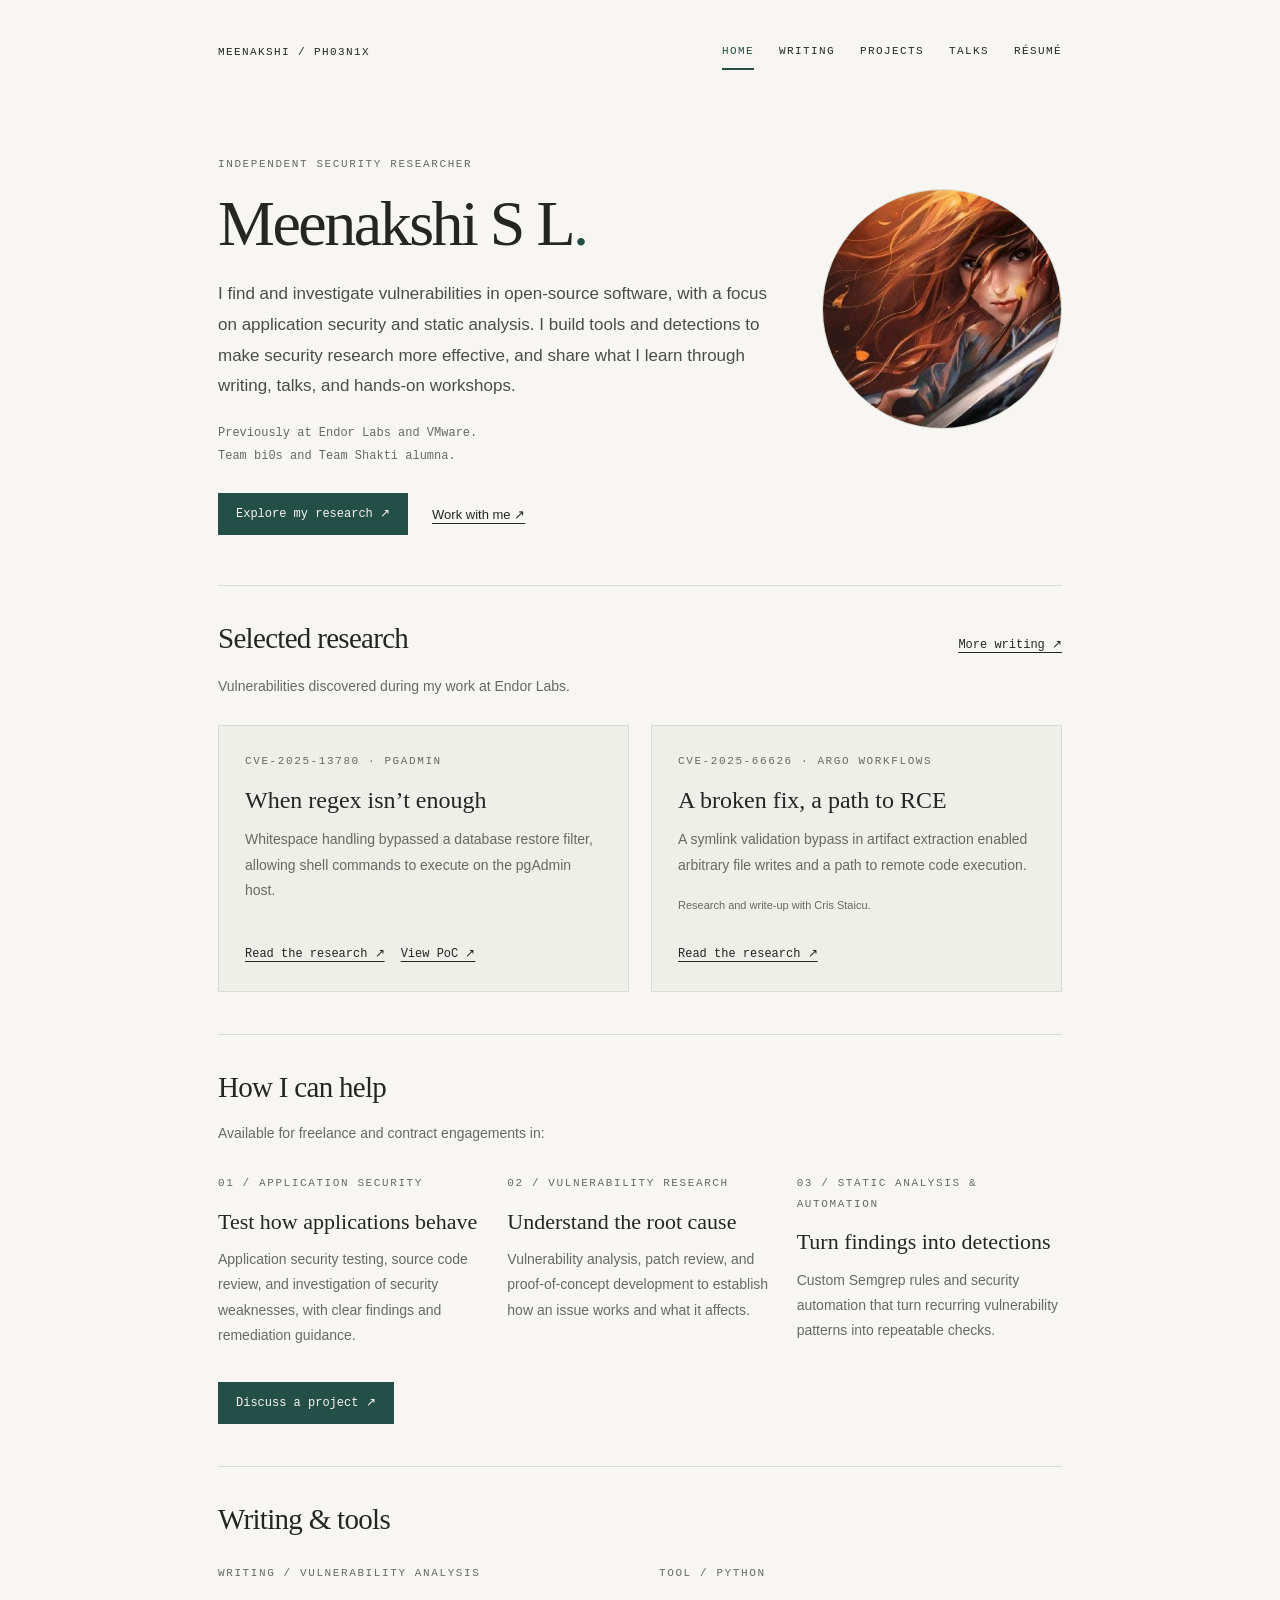
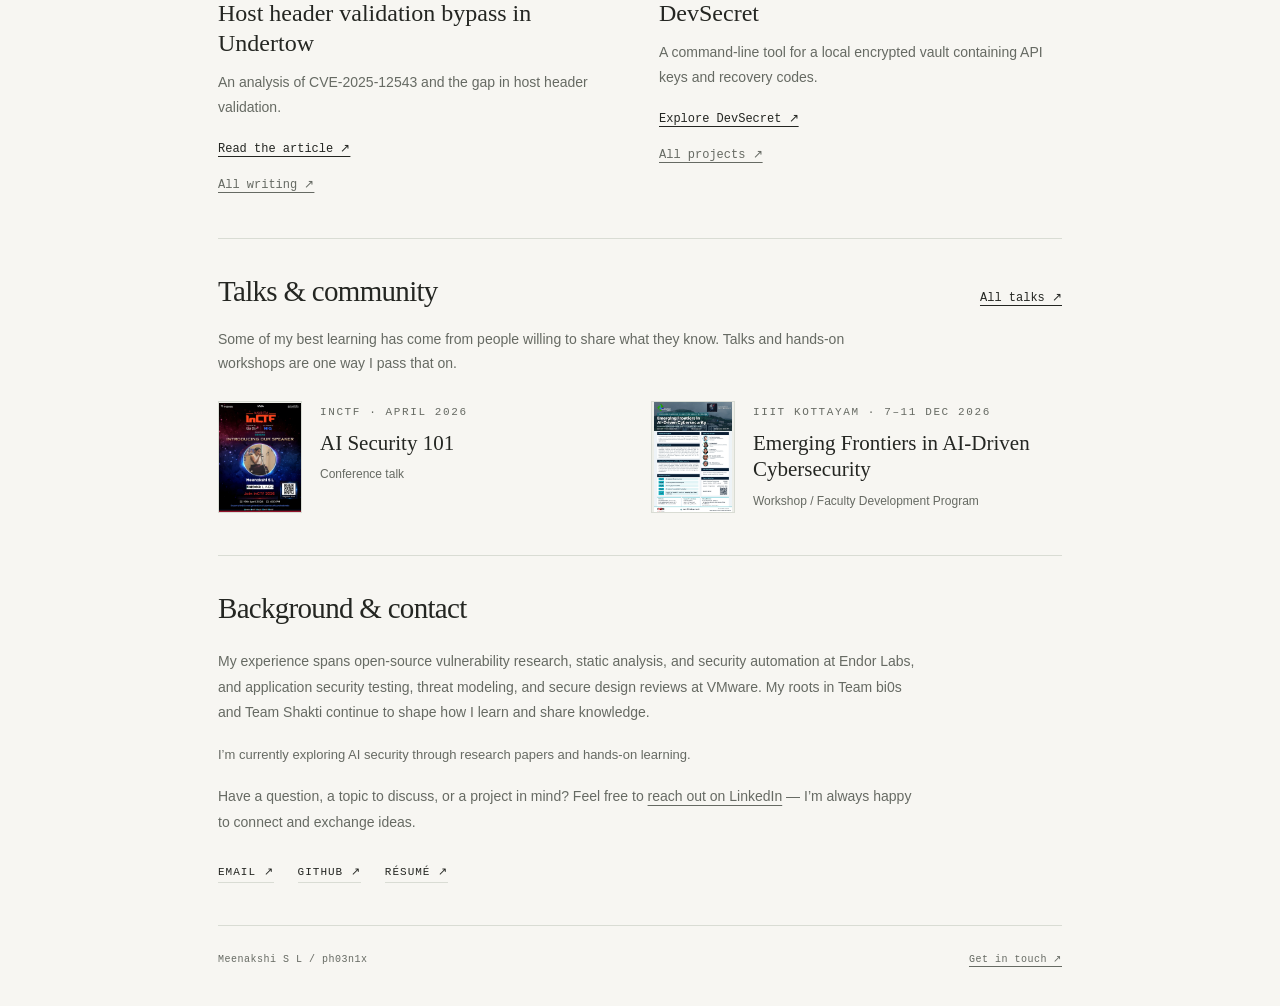
<file: index.html>
<!doctype html><html lang="en"><head><meta charset="utf-8"><meta name="viewport" content="width=device-width,initial-scale=1"><title>Meenakshi S L · Independent Security Researcher</title><meta name="description" content="Meenakshi S L, independent security researcher focused on open-source vulnerability research, application security, and static analysis."><meta name="theme-color" content="#f7f6f2"><meta property="og:title" content="Meenakshi S L · Independent Security Researcher"><meta property="og:type" content="website"><link rel="icon" href="assets/favicon.svg" type="image/svg+xml"><link rel="stylesheet" href="assets/style.css?v=47f783c4ca84"><script>
(function () {
  if (window.location.hostname !== 'meenakshisl.github.io') return;
  window.dataLayer = window.dataLayer || [];
  window.gtag = function () { window.dataLayer.push(arguments); };
  gtag('js', new Date());
  gtag('config', 'G-MGVBVXZXQN');
  var tag = document.createElement('script');
  tag.async = true;
  tag.src = 'https://www.googletagmanager.com/gtag/js?id=G-MGVBVXZXQN';
  document.head.appendChild(tag);
})();
</script></head><body><a class="skip" href="#main">Skip to content</a><div class="wrap"><header class="top"><a class="brand" href="index.html">Meenakshi / ph03n1x</a><nav aria-label="Main navigation"><a href="index.html" aria-current="page">Home</a><a href="writing.html">Writing</a><a href="projects.html">Projects</a><a href="talks.html">Talks</a><a href="resume.html">Résumé</a></nav></header><main id="main"><div class="hero home-hero"><div class="home-intro"><div class="eyebrow">Independent Security Researcher</div><h1>Meenakshi S L<span>.</span></h1><p class="intro">I find and investigate vulnerabilities in open-source software, with a focus on application security and static analysis. I build tools and detections to make security research more effective, and share what I learn through writing, talks, and hands-on workshops.</p><p class="home-background">Previously at Endor Labs and VMware.<br>Team bi0s and Team Shakti alumna.</p><div class="actions"><a class="button" href="#research">Explore my research ↗</a><a href="#work">Work with me ↗</a></div></div><img class="profile-image" src="assets/profile.jpeg" width="140" height="140" alt="ph03n1x illustrated avatar"></div>
<section id="research"><div class="home-section-head"><h2>Selected research</h2><a href="writing.html">More writing ↗</a></div><p class="section-note">Vulnerabilities discovered during my work at Endor Labs.</p><div class="research-grid"><article class="research-card"><span class="label">CVE-2025-13780 · pgAdmin</span><h3>When regex isn’t enough</h3><p>Whitespace handling bypassed a database restore filter, allowing shell commands to execute on the pgAdmin host.</p><div class="research-links"><a href="https://www.endorlabs.com/learn/when-regex-isnt-enough-how-we-discovered-cve-2025-13780-in-pgadmin">Read the research ↗</a><a href="https://github.com/meenakshisl/PoC-CVE-2025-13780">View PoC ↗</a></div></article><article class="research-card"><span class="label">CVE-2025-66626 · Argo Workflows</span><h3>A broken fix, a path to RCE</h3><p>A symlink validation bypass in artifact extraction enabled arbitrary file writes and a path to remote code execution.</p><p class="research-credit">Research and write-up with Cris Staicu.</p><div class="research-links"><a href="https://www.endorlabs.com/learn/when-a-broken-fix-leads-to-rce-how-we-found-cve-2025-66626-in-argo">Read the research ↗</a></div></article></div></section>
<section id="work"><h2>How I can help</h2><p class="section-note home-section-intro">Available for freelance and contract engagements in:</p><div class="service-grid"><div><span class="label">01 / Application security</span><h3>Test how applications behave</h3><p>Application security testing, source code review, and investigation of security weaknesses, with clear findings and remediation guidance.</p></div><div><span class="label">02 / Vulnerability research</span><h3>Understand the root cause</h3><p>Vulnerability analysis, patch review, and proof-of-concept development to establish how an issue works and what it affects.</p></div><div><span class="label">03 / Static analysis &amp; automation</span><h3>Turn findings into detections</h3><p>Custom Semgrep rules and security automation that turn recurring vulnerability patterns into repeatable checks.</p></div></div><a class="button" href="mailto:meenakshi.sl@protonmail.com">Discuss a project ↗</a></section>
<section><h2>Writing &amp; tools</h2><div class="home-feature-grid"><article><span class="label">Writing / Vulnerability analysis</span><h3>Host header validation bypass in Undertow</h3><p>An analysis of CVE-2025-12543 and the gap in host header validation.</p><a href="https://www.endorlabs.com/learn/cve-2025-12543-host-header-validation-bypass-in-undertow">Read the article ↗</a><a class="home-more" href="writing.html">All writing ↗</a></article><article><span class="label">Tool / Python</span><h3>DevSecret</h3><p>A command-line tool for a local encrypted vault containing API keys and recovery codes.</p><a href="https://github.com/meenakshisl/devsecret">Explore DevSecret ↗</a><a class="home-more" href="projects.html">All projects ↗</a></article></div></section>
<section><div class="home-section-head"><h2>Talks &amp; community</h2><a href="talks.html">All talks ↗</a></div><p class="section-note">Some of my best learning has come from people willing to share what they know. Talks and hands-on workshops are one way I pass that on.</p><div class="home-talk-grid"><a class="home-talk" href="talks.html"><img src="assets/talks/inctf-2026.jpg" width="100" height="120" alt="InCTF 2026 speaker poster" loading="lazy"><div><span class="label">InCTF · April 2026</span><h3>AI Security 101</h3><p>Conference talk</p></div></a><a class="home-talk" href="talks.html"><img src="assets/talks/iiit-kottayam-december-2026.jpeg" width="100" height="120" alt="IIIT Kottayam workshop poster" loading="lazy"><div><span class="label">IIIT Kottayam · 7–11 Dec 2026</span><h3>Emerging Frontiers in AI-Driven Cybersecurity</h3><p>Workshop / Faculty Development Program</p></div></a></div></section>
<section class="home-about"><h2>Background &amp; contact</h2><div class="section-body"><p>My experience spans open-source vulnerability research, static analysis, and security automation at Endor Labs, and application security testing, threat modeling, and secure design reviews at VMware. My roots in Team bi0s and Team Shakti continue to shape how I learn and share knowledge.</p><p class="section-note">I’m currently exploring AI security through research papers and hands-on learning.</p><p>Have a question, a topic to discuss, or a project in mind? Feel free to <a href="https://www.linkedin.com/in/meenakshisl/">reach out on LinkedIn</a> — I’m always happy to connect and exchange ideas.</p><div class="social"><a href="mailto:meenakshi.sl@protonmail.com">Email ↗</a><a href="https://github.com/meenakshisl">GitHub ↗</a><a href="resume.html">Résumé ↗</a></div></div></section></main><footer><span>Meenakshi S L / ph03n1x</span><a href="https://www.linkedin.com/in/meenakshisl/">Get in touch ↗</a></footer></div></body></html>
</file>
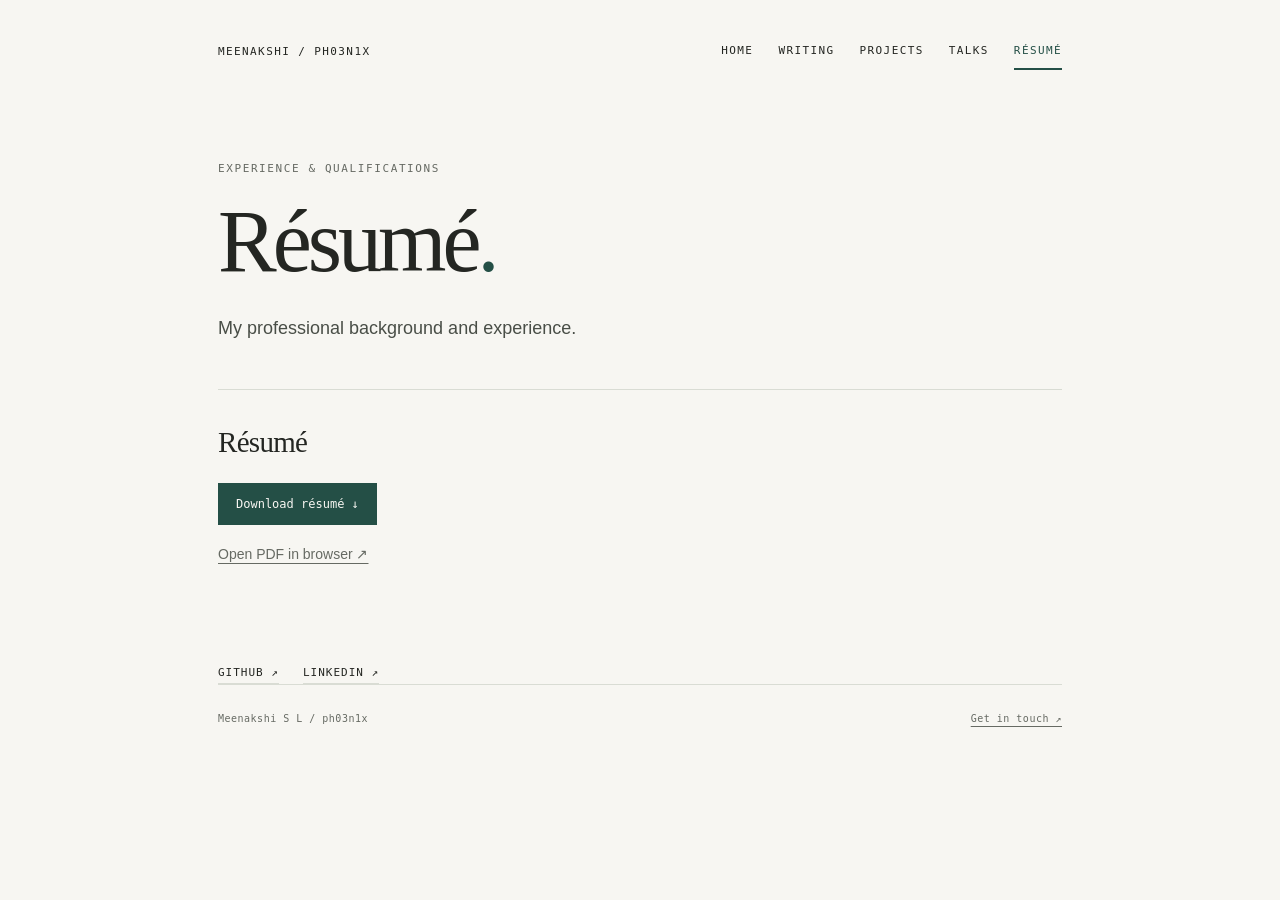
<file: resume.html>
<!doctype html><html lang="en"><head><meta charset="utf-8"><meta name="viewport" content="width=device-width,initial-scale=1"><title>Meenakshi S L · Résumé</title><meta name="description" content="Meenakshi S L’s security portfolio, published writing, projects, and professional experience."><meta name="theme-color" content="#f7f6f2"><meta property="og:title" content="Meenakshi S L · Résumé"><meta property="og:type" content="website"><link rel="icon" href="assets/favicon.svg" type="image/svg+xml"><link rel="stylesheet" href="assets/style.css?v=47f783c4ca84"><script>
(function () {
  if (window.location.hostname !== 'meenakshisl.github.io') return;
  window.dataLayer = window.dataLayer || [];
  window.gtag = function () { window.dataLayer.push(arguments); };
  gtag('js', new Date());
  gtag('config', 'G-MGVBVXZXQN');
  var tag = document.createElement('script');
  tag.async = true;
  tag.src = 'https://www.googletagmanager.com/gtag/js?id=G-MGVBVXZXQN';
  document.head.appendChild(tag);
})();
</script></head><body><a class="skip" href="#main">Skip to content</a><div class="wrap"><header class="top"><a class="brand" href="index.html">Meenakshi / ph03n1x</a><nav aria-label="Main navigation"><a href="index.html">Home</a><a href="writing.html">Writing</a><a href="projects.html">Projects</a><a href="talks.html">Talks</a><a href="resume.html" aria-current="page">Résumé</a></nav></header><main id="main"><div class="hero page-hero"><div class="eyebrow">Experience &amp; qualifications</div><h1>Résumé<span>.</span></h1><p class="intro">My professional background and experience.</p></div><section><h2>Résumé</h2><div class="section-body"><a class="button" href="assets/resume.pdf" download="Meenakshi-S-L-Resume.pdf">Download résumé ↓</a><p class="section-note"><a href="assets/resume.pdf" target="_blank" rel="noopener">Open PDF in browser ↗</a></p></div></section><div class="social"><a href="https://github.com/meenakshisl">GitHub ↗</a><a href="https://www.linkedin.com/in/meenakshisl/">LinkedIn ↗</a></div></main><footer><span>Meenakshi S L / ph03n1x</span><a href="https://www.linkedin.com/in/meenakshisl/">Get in touch ↗</a></footer></div></body></html>
</file>
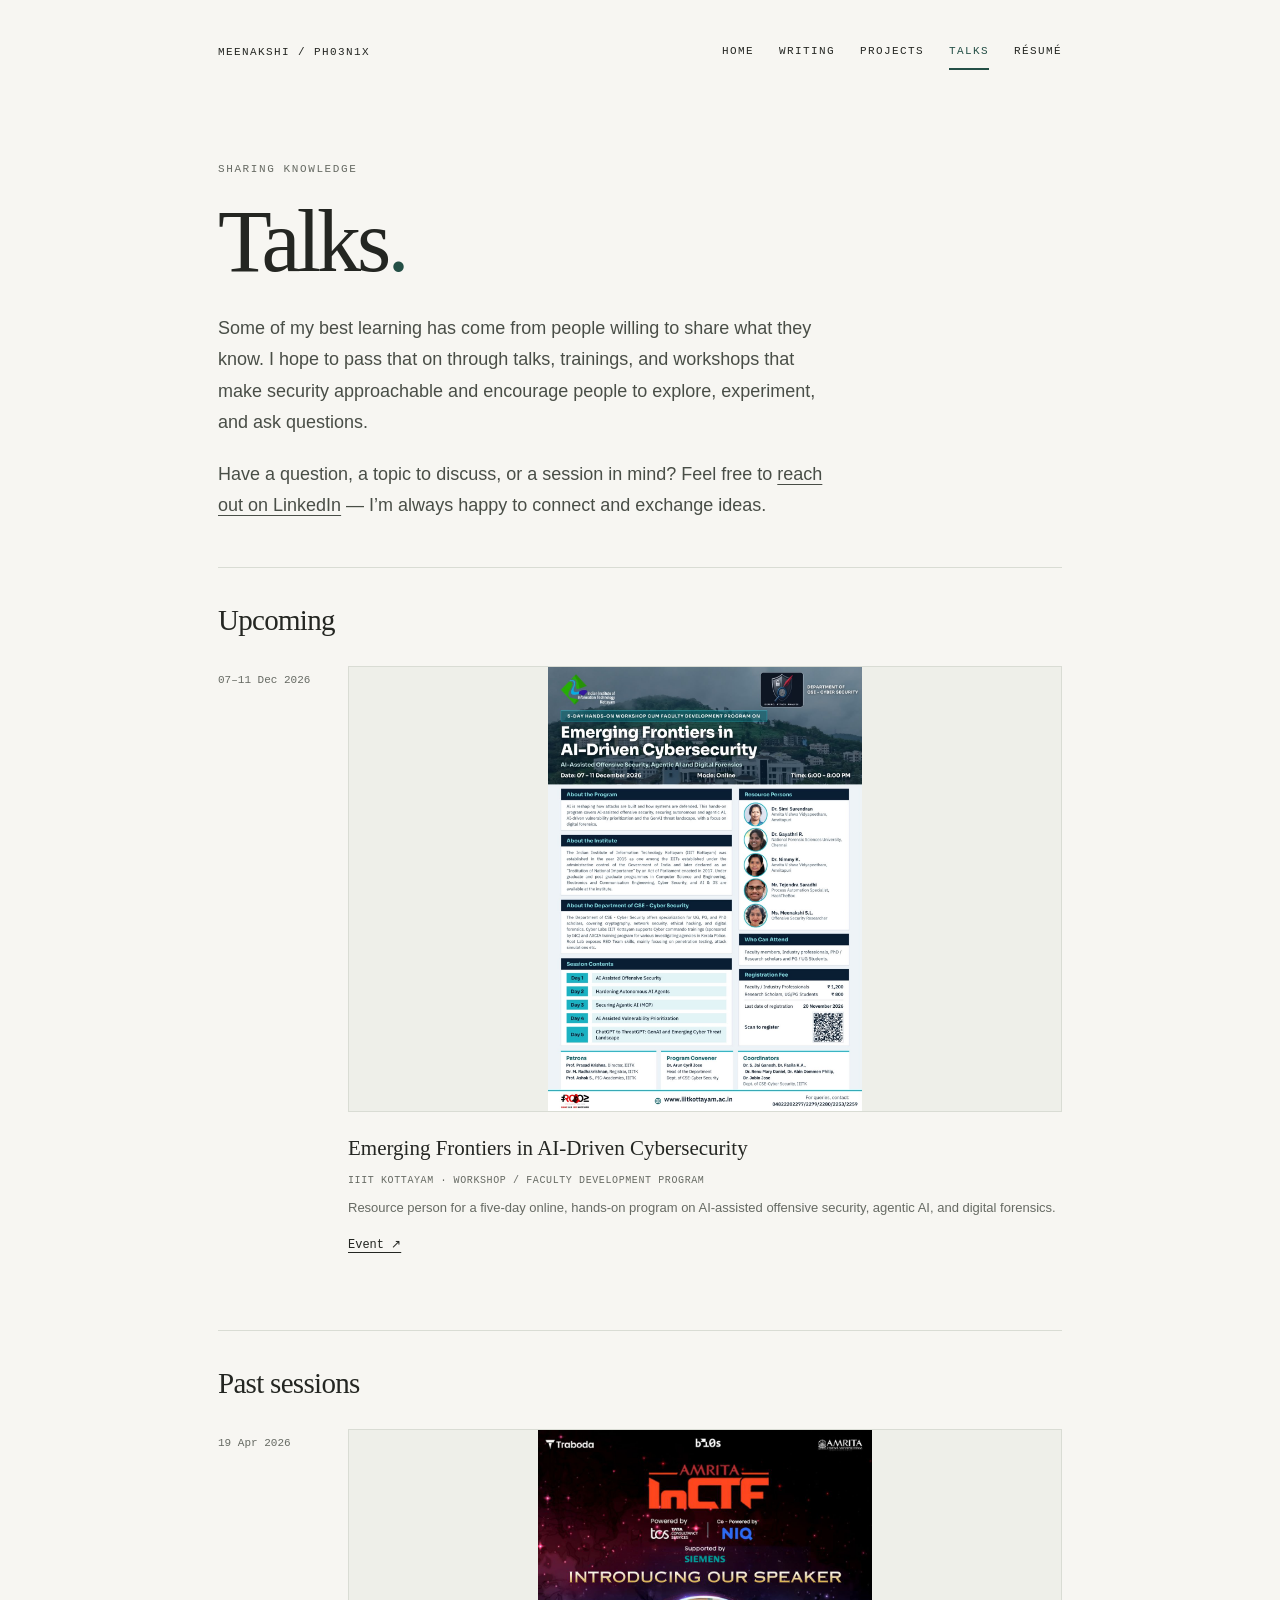
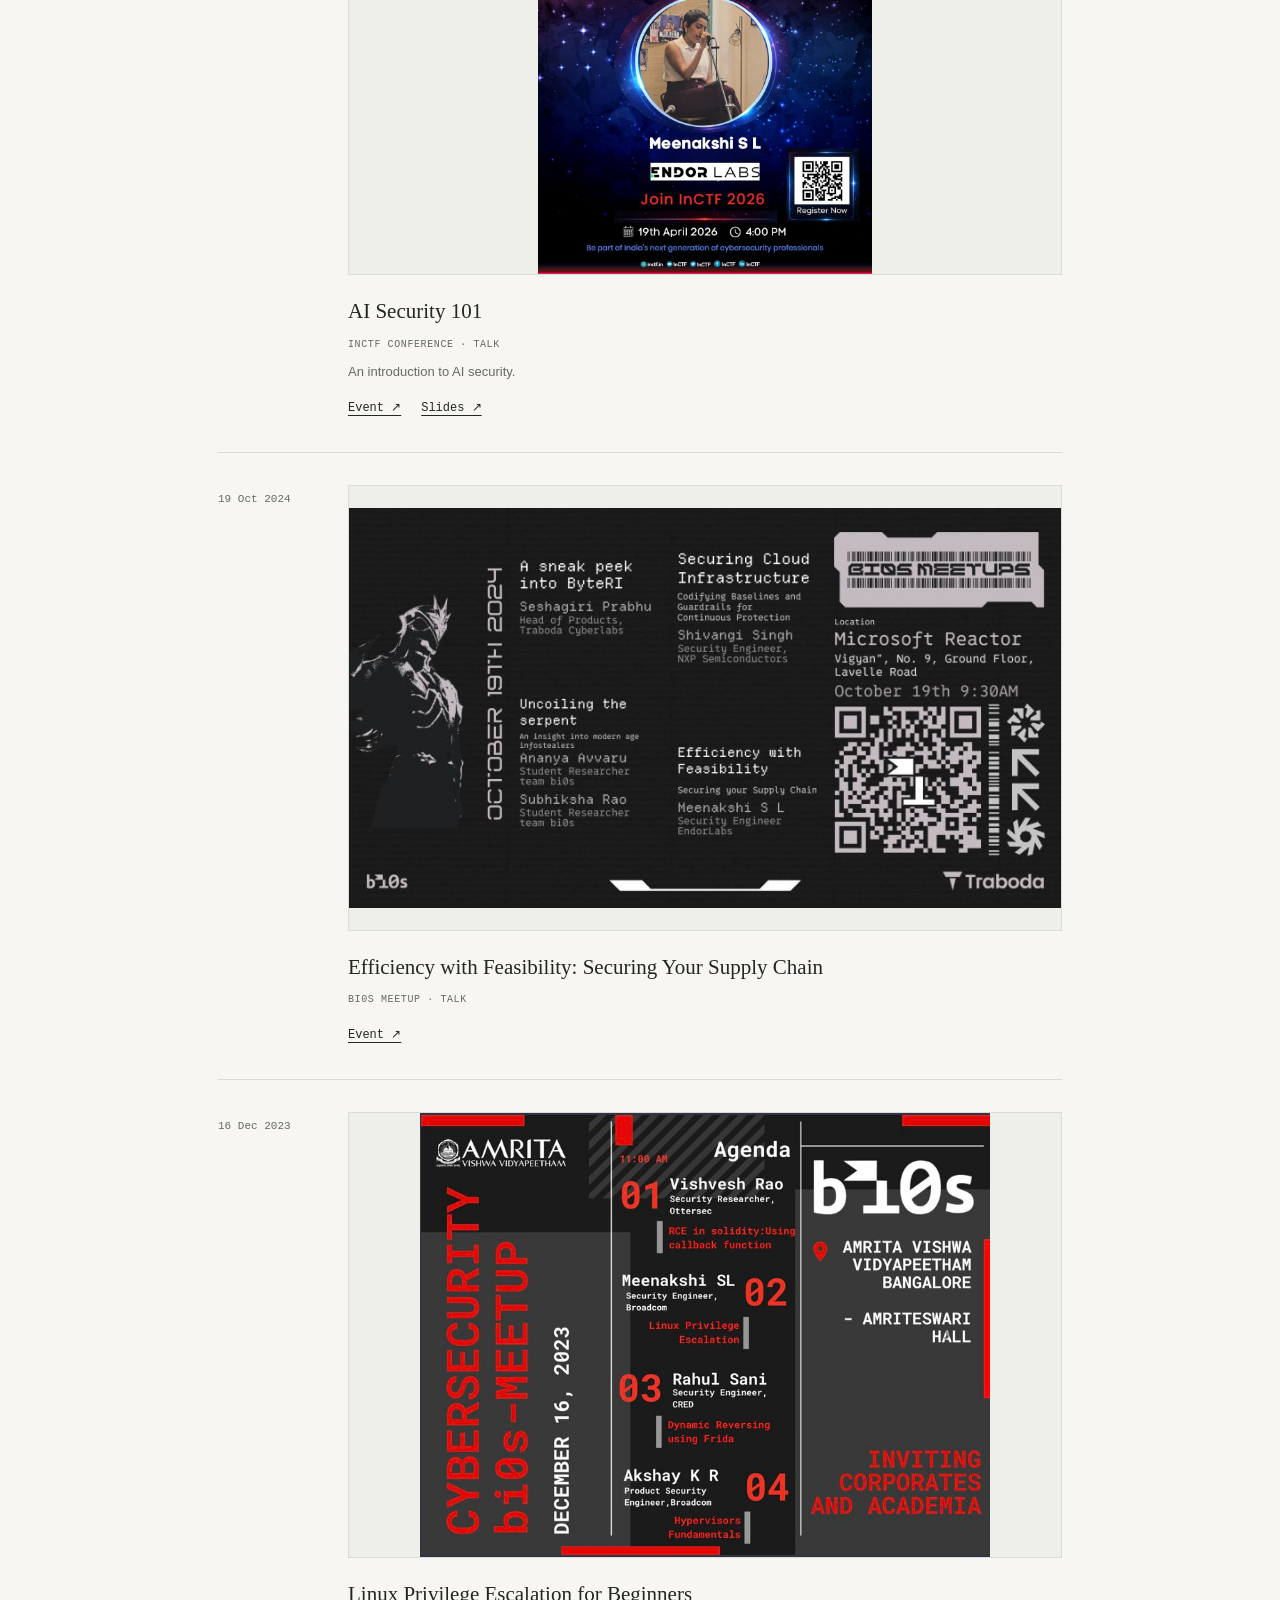
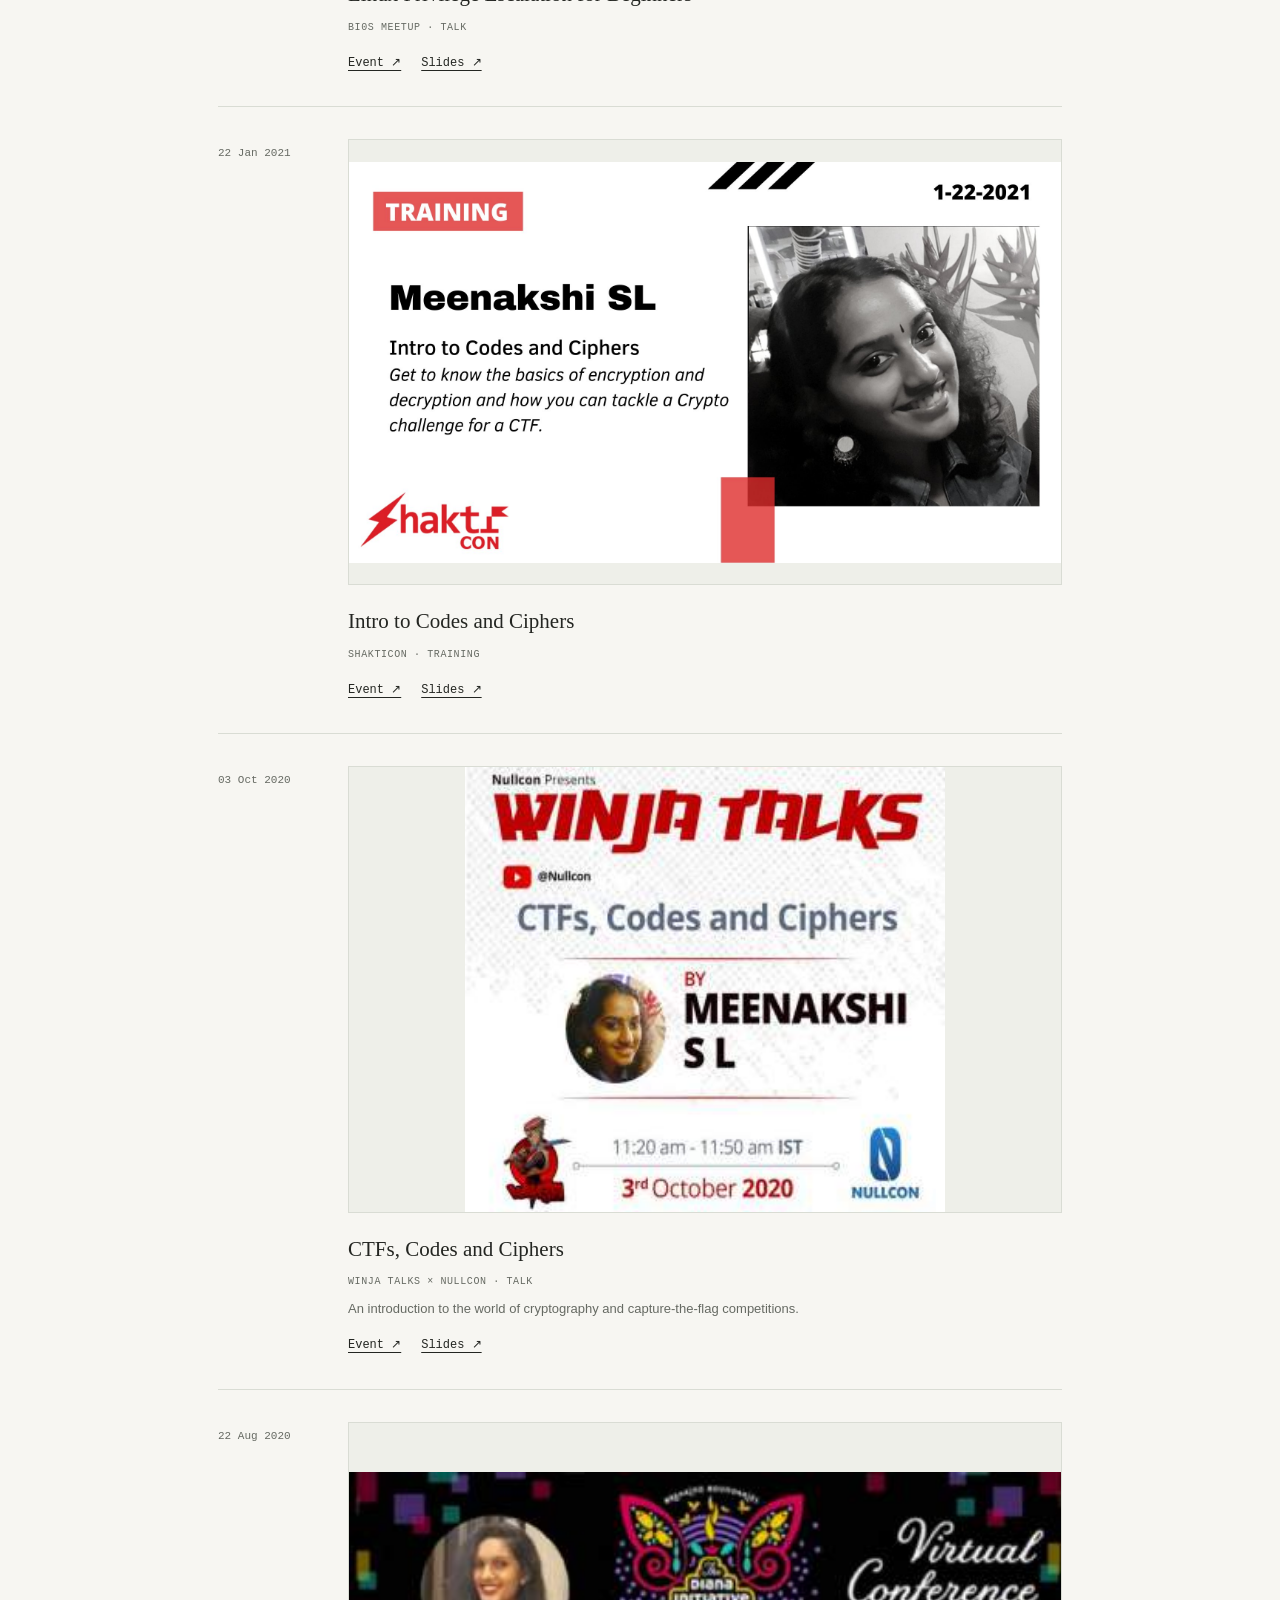
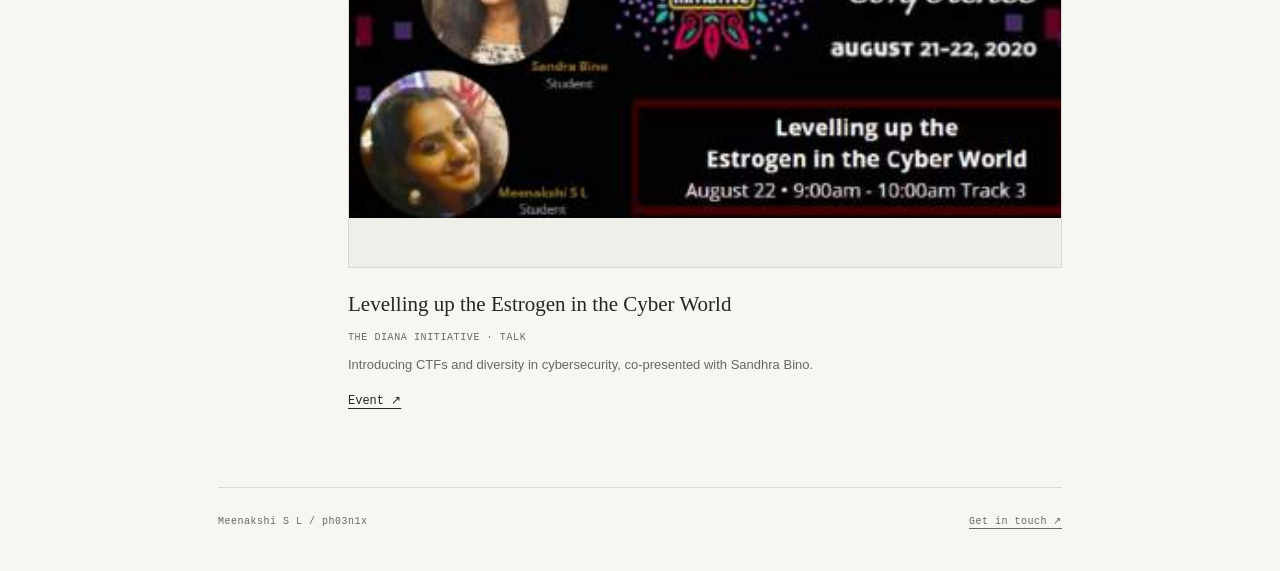
<file: talks.html>
<!doctype html><html lang="en"><head><meta charset="utf-8"><meta name="viewport" content="width=device-width,initial-scale=1"><title>Meenakshi S L · Talks</title><meta name="description" content="Meenakshi S L’s security portfolio, published writing, projects, and professional experience."><meta name="theme-color" content="#f7f6f2"><meta property="og:title" content="Meenakshi S L · Talks"><meta property="og:type" content="website"><link rel="icon" href="assets/favicon.svg" type="image/svg+xml"><link rel="stylesheet" href="assets/style.css?v=47f783c4ca84"><script>
(function () {
  if (window.location.hostname !== 'meenakshisl.github.io') return;
  window.dataLayer = window.dataLayer || [];
  window.gtag = function () { window.dataLayer.push(arguments); };
  gtag('js', new Date());
  gtag('config', 'G-MGVBVXZXQN');
  var tag = document.createElement('script');
  tag.async = true;
  tag.src = 'https://www.googletagmanager.com/gtag/js?id=G-MGVBVXZXQN';
  document.head.appendChild(tag);
})();
</script></head><body><a class="skip" href="#main">Skip to content</a><div class="wrap"><header class="top"><a class="brand" href="index.html">Meenakshi / ph03n1x</a><nav aria-label="Main navigation"><a href="index.html">Home</a><a href="writing.html">Writing</a><a href="projects.html">Projects</a><a href="talks.html" aria-current="page">Talks</a><a href="resume.html">Résumé</a></nav></header><main id="main"><div class="hero page-hero"><div class="eyebrow">Sharing knowledge</div><h1>Talks<span>.</span></h1><p class="intro">Some of my best learning has come from people willing to share what they know. I hope to pass that on through talks, trainings, and workshops that make security approachable and encourage people to explore, experiment, and ask questions.</p><p class="intro talk-contact">Have a question, a topic to discuss, or a session in mind? Feel free to <a href="https://www.linkedin.com/in/meenakshisl/">reach out on LinkedIn</a> — I’m always happy to connect and exchange ideas.</p></div><section><h2>Upcoming</h2><div class="section-body"><ul class="posts"><li class="post talk-post"><time class="date" datetime="2026-12-07">07–11 Dec 2026</time><div class="talk-content"><a class="talk-image" href="assets/talks/iiit-kottayam-december-2026.jpeg" aria-label="View image for Emerging Frontiers in AI-Driven Cybersecurity"><img src="assets/talks/iiit-kottayam-december-2026.jpeg" alt="IIIT Kottayam poster for Emerging Frontiers in AI-Driven Cybersecurity" loading="lazy" width="640" height="360"></a><h3>Emerging Frontiers in AI-Driven Cybersecurity</h3><div class="meta">IIIT Kottayam · Workshop / Faculty Development Program</div><p>Resource person for a five-day online, hands-on program on AI-assisted offensive security, agentic AI, and digital forensics.</p><div class="talk-links"><a href="assets/talks/iiit-kottayam-december-2026.jpeg" aria-label="Event for Emerging Frontiers in AI-Driven Cybersecurity">Event ↗</a></div></div></li></ul></div></section><section><h2>Past sessions</h2><div class="section-body"><ul class="posts"><li class="post talk-post"><time class="date" datetime="2026-04-19">19 Apr 2026</time><div class="talk-content"><a class="talk-image" href="assets/talks/inctf-2026.jpg" aria-label="View image for AI Security 101"><img src="assets/talks/inctf-2026.jpg" alt="InCTF 2026 speaker poster featuring Meenakshi S L, 19 April 2026 at 4 PM" loading="lazy" width="640" height="360"></a><h3>AI Security 101</h3><div class="meta">InCTF Conference · Talk</div><p>An introduction to AI security.</p><div class="talk-links"><a href="https://www.linkedin.com/posts/inctf2026-ai-aisecurity-share-7451243605513625600-2Y_d/" aria-label="Event for AI Security 101">Event ↗</a><a href="https://lnkd.in/p/dWPhxkJM" aria-label="Slides for AI Security 101">Slides ↗</a></div></div></li><li class="post talk-post"><time class="date" datetime="2024-10-19">19 Oct 2024</time><div class="talk-content"><a class="talk-image" href="assets/talks/bi0s-2024.jpg" aria-label="View image for Efficiency with Feasibility: Securing Your Supply Chain"><img src="assets/talks/bi0s-2024.jpg" alt="bi0s meetup poster for Efficiency with Feasibility: Securing Your Supply Chain" loading="lazy" width="640" height="360"></a><h3>Efficiency with Feasibility: Securing Your Supply Chain</h3><div class="meta">bi0s meetup · Talk</div><div class="talk-links"><a href="https://www.linkedin.com/posts/bi0s-meetup_cybersecurity-bi0smeetup-microsoft-activity-7251559085949530115-wzgj" aria-label="Event for Efficiency with Feasibility: Securing Your Supply Chain">Event ↗</a></div></div></li><li class="post talk-post"><time class="date" datetime="2023-12-16">16 Dec 2023</time><div class="talk-content"><a class="talk-image" href="assets/talks/bi0s-2023.jpg" aria-label="View image for Linux Privilege Escalation for Beginners"><img src="assets/talks/bi0s-2023.jpg" alt="bi0s meetup poster for Linux Privilege Escalation for Beginners" loading="lazy" width="640" height="360"></a><h3>Linux Privilege Escalation for Beginners</h3><div class="meta">bi0s meetup · Talk</div><div class="talk-links"><a href="https://www.linkedin.com/posts/meenakshisl_linuxsecurity-techtalk-linuxtalk-activity-7140596960310231042-pbl0" aria-label="Event for Linux Privilege Escalation for Beginners">Event ↗</a><a href="https://docs.google.com/presentation/d/11C39TCVtA84FbYzI0Hqc7Tzmdv_zldhN7Wk7I3gn7kM/edit?slide=id.p#slide=id.p" aria-label="Slides for Linux Privilege Escalation for Beginners">Slides ↗</a></div></div></li><li class="post talk-post"><time class="date" datetime="2021-01-22">22 Jan 2021</time><div class="talk-content"><a class="talk-image" href="assets/talks/shakticon-2021.jpg" aria-label="View image for Intro to Codes and Ciphers"><img src="assets/talks/shakticon-2021.jpg" alt="Shakticon poster for Intro Codes and Ciphers" loading="lazy" width="640" height="360"></a><h3>Intro to Codes and Ciphers</h3><div class="meta">Shakticon · Training</div><div class="talk-links"><a href="https://x.com/teamshakti06/status/1348282800613453824" aria-label="Event for Intro to Codes and Ciphers">Event ↗</a><a href="https://docs.google.com/presentation/d/12nvBMCQdyu-wxzNM8_NLCO8lxZveAoj7c47EYtV38pY/edit?usp=sharing" aria-label="Slides for Intro to Codes and Ciphers">Slides ↗</a></div></div></li><li class="post talk-post"><time class="date" datetime="2020-10-03">03 Oct 2020</time><div class="talk-content"><a class="talk-image" href="assets/talks/winja-2020.png" aria-label="View image for CTFs, Codes and Ciphers"><img src="assets/talks/winja-2020.png" alt="Winja Talks × nullcon poster for CTFs, Codes and Ciphers" loading="lazy" width="640" height="360"></a><h3>CTFs, Codes and Ciphers</h3><div class="meta">Winja Talks × nullcon · Talk</div><p>An introduction to the world of cryptography and capture-the-flag competitions.</p><div class="talk-links"><a href="https://webfiles.amrita.edu/2022/11/Wiu25LFI-newsletter-school-of-engineering-amritapuri-2020.pdf" aria-label="Event for CTFs, Codes and Ciphers">Event ↗</a><a href="https://docs.google.com/presentation/d/1UDxIV3OEg-pCKSu-Xz5XDzlIU_OIyMro83SN4VziOZI/edit?usp=sharing" aria-label="Slides for CTFs, Codes and Ciphers">Slides ↗</a></div></div></li><li class="post talk-post"><time class="date" datetime="2020-08-22">22 Aug 2020</time><div class="talk-content"><a class="talk-image" href="assets/talks/diana-2020.png" aria-label="View image for Levelling up the Estrogen in the Cyber World"><img src="assets/talks/diana-2020.png" alt="The Diana Initiative poster for Levelling up the Estrogen in the Cyber World" loading="lazy" width="640" height="360"></a><h3>Levelling up the Estrogen in the Cyber World</h3><div class="meta">The Diana Initiative · Talk</div><p>Introducing CTFs and diversity in cybersecurity, co-presented with Sandhra Bino.</p><div class="talk-links"><a href="https://x.com/DianaInitiative/status/1302479008278298624" aria-label="Event for Levelling up the Estrogen in the Cyber World">Event ↗</a></div></div></li></ul></div></section></main><footer><span>Meenakshi S L / ph03n1x</span><a href="https://www.linkedin.com/in/meenakshisl/">Get in touch ↗</a></footer></div></body></html>
</file>
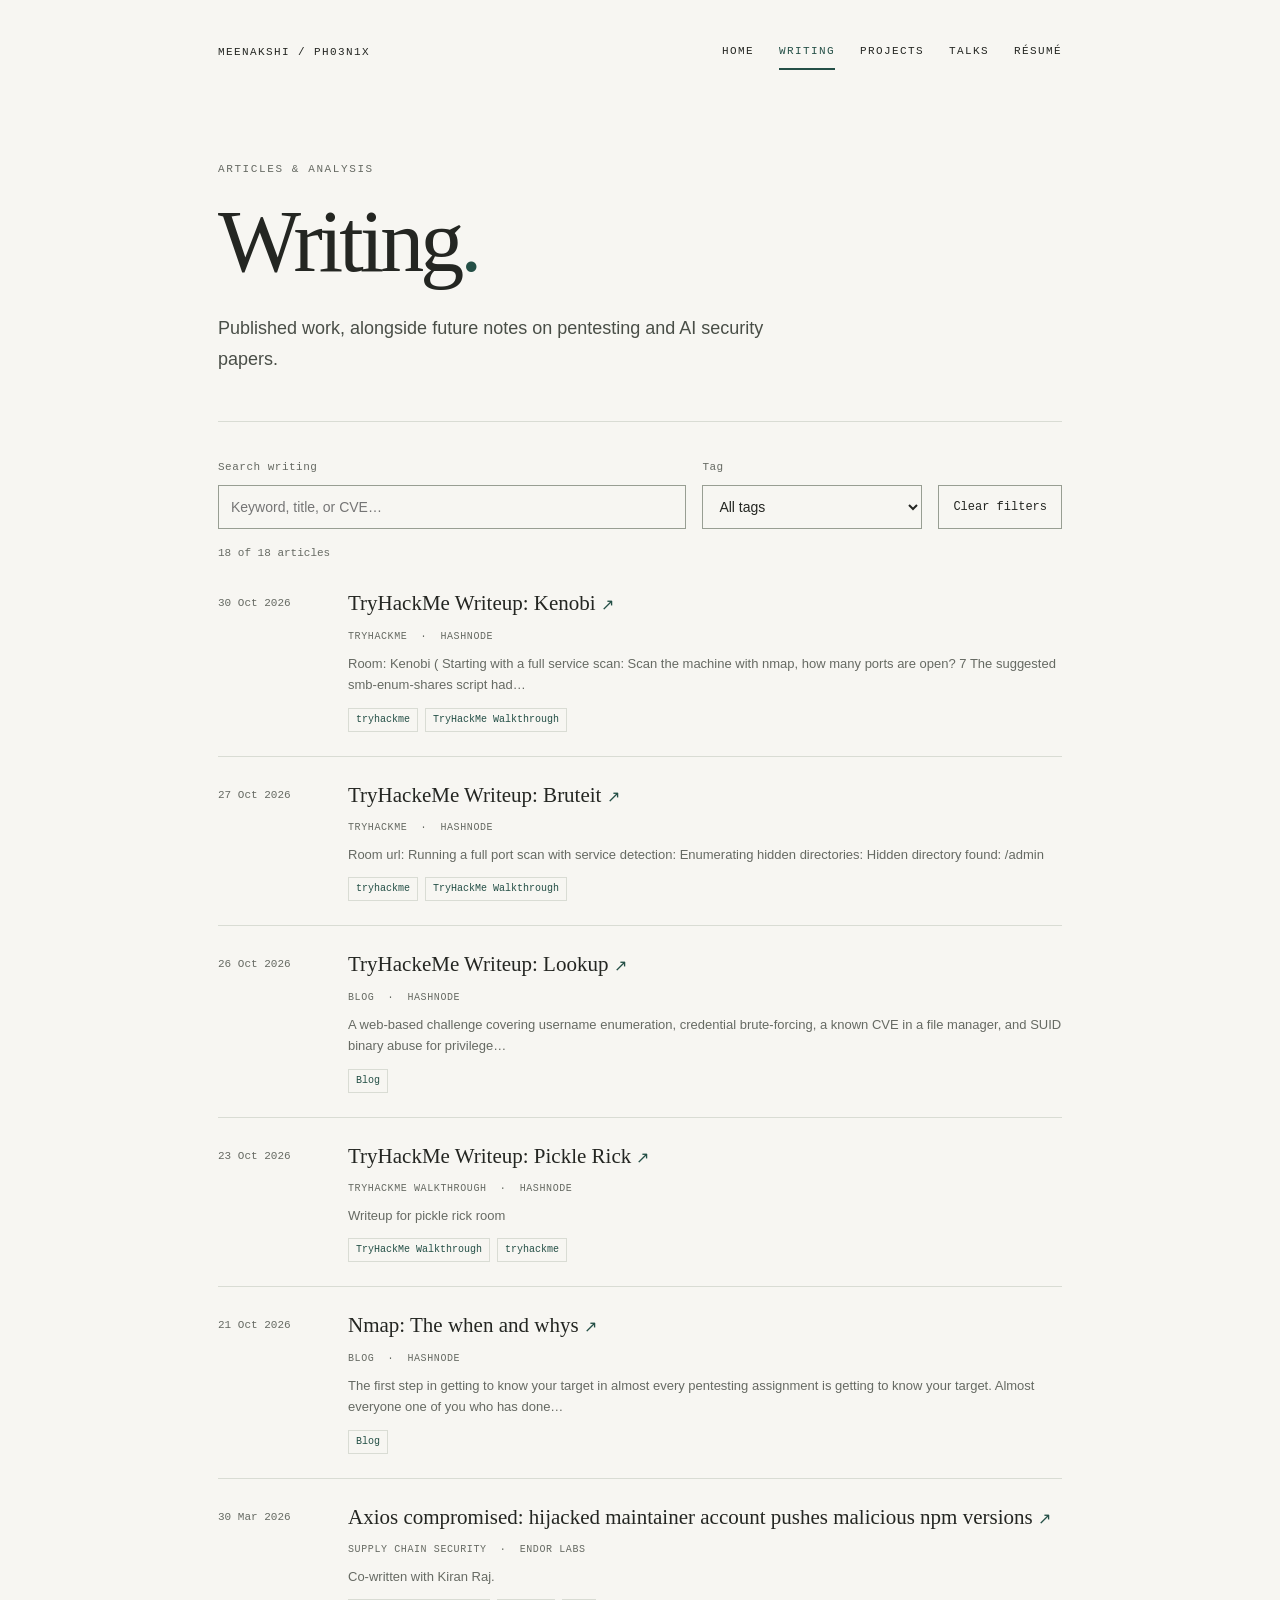
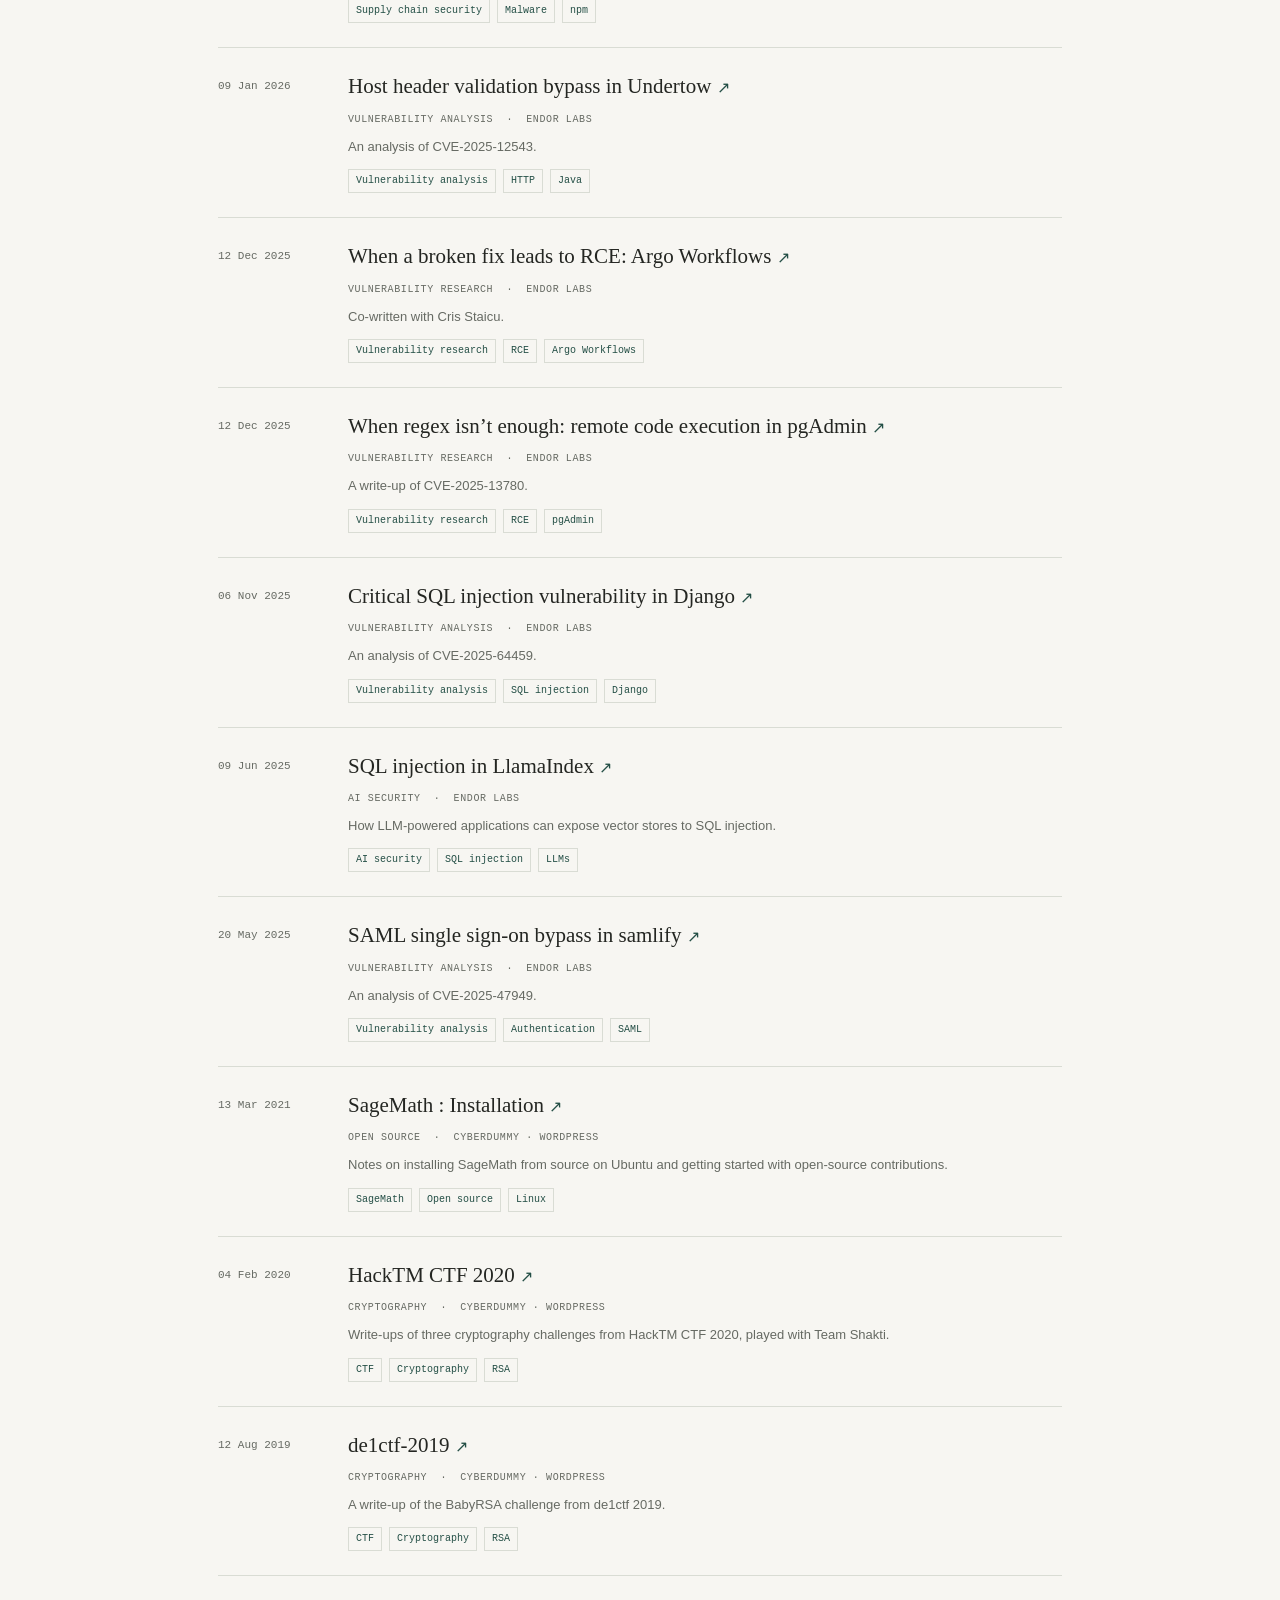
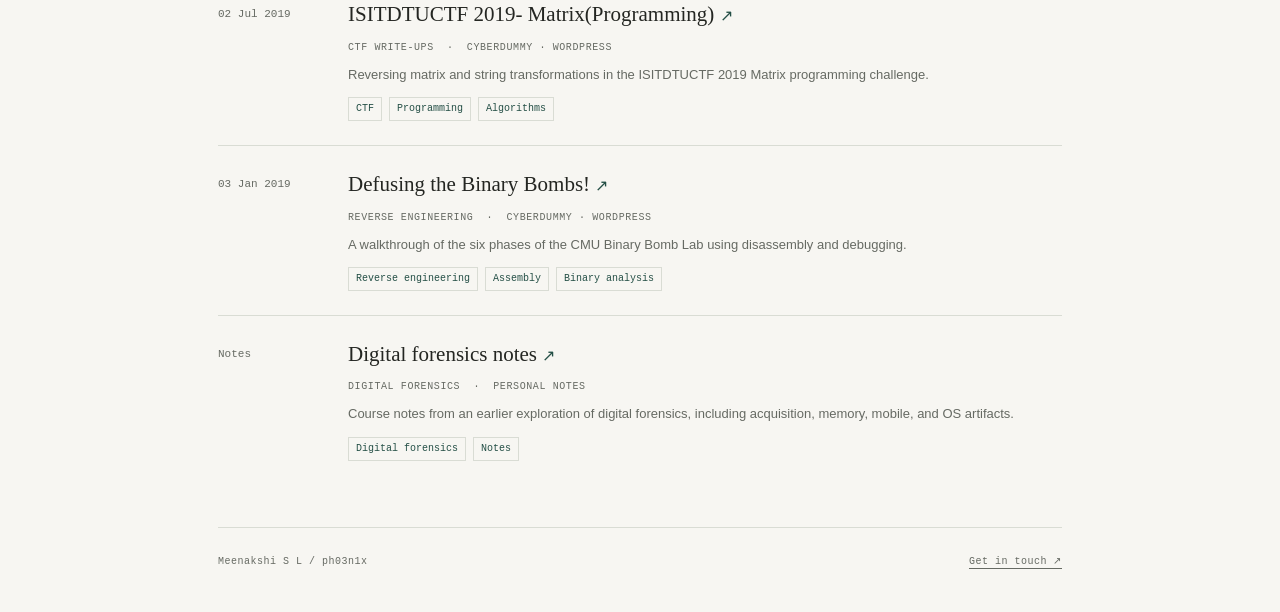
<file: writing.html>
<!doctype html><html lang="en"><head><meta charset="utf-8"><meta name="viewport" content="width=device-width,initial-scale=1"><title>Meenakshi S L · Writing</title><meta name="description" content="Meenakshi S L’s security portfolio, published writing, projects, and professional experience."><meta name="theme-color" content="#f7f6f2"><meta property="og:title" content="Meenakshi S L · Writing"><meta property="og:type" content="website"><link rel="icon" href="assets/favicon.svg" type="image/svg+xml"><link rel="stylesheet" href="assets/style.css?v=47f783c4ca84"><script>
(function () {
  if (window.location.hostname !== 'meenakshisl.github.io') return;
  window.dataLayer = window.dataLayer || [];
  window.gtag = function () { window.dataLayer.push(arguments); };
  gtag('js', new Date());
  gtag('config', 'G-MGVBVXZXQN');
  var tag = document.createElement('script');
  tag.async = true;
  tag.src = 'https://www.googletagmanager.com/gtag/js?id=G-MGVBVXZXQN';
  document.head.appendChild(tag);
})();
</script></head><body><a class="skip" href="#main">Skip to content</a><div class="wrap"><header class="top"><a class="brand" href="index.html">Meenakshi / ph03n1x</a><nav aria-label="Main navigation"><a href="index.html">Home</a><a href="writing.html" aria-current="page">Writing</a><a href="projects.html">Projects</a><a href="talks.html">Talks</a><a href="resume.html">Résumé</a></nav></header><main id="main"><div class="hero page-hero"><div class="eyebrow">Articles &amp; analysis</div><h1>Writing<span>.</span></h1><p class="intro">Published work, alongside future notes on pentesting and AI security papers.</p></div><section><form class="writing-filters" role="search" hidden><div><label for="keyword">Search writing</label><input id="keyword" type="search" placeholder="Keyword, title, or CVE…" autocomplete="off"></div><div><label for="tag-filter">Tag</label><select id="tag-filter"><option value="">All tags</option><option value="AI security">AI security</option><option value="Algorithms">Algorithms</option><option value="Argo Workflows">Argo Workflows</option><option value="Assembly">Assembly</option><option value="Authentication">Authentication</option><option value="Binary analysis">Binary analysis</option><option value="Blog">Blog</option><option value="Cryptography">Cryptography</option><option value="CTF">CTF</option><option value="Digital forensics">Digital forensics</option><option value="Django">Django</option><option value="HTTP">HTTP</option><option value="Java">Java</option><option value="Linux">Linux</option><option value="LLMs">LLMs</option><option value="Malware">Malware</option><option value="Notes">Notes</option><option value="npm">npm</option><option value="Open source">Open source</option><option value="pgAdmin">pgAdmin</option><option value="Programming">Programming</option><option value="RCE">RCE</option><option value="Reverse engineering">Reverse engineering</option><option value="RSA">RSA</option><option value="SageMath">SageMath</option><option value="SAML">SAML</option><option value="SQL injection">SQL injection</option><option value="Supply chain security">Supply chain security</option><option value="tryhackme">tryhackme</option><option value="TryHackMe Walkthrough">TryHackMe Walkthrough</option><option value="Vulnerability analysis">Vulnerability analysis</option><option value="Vulnerability research">Vulnerability research</option></select></div><button class="reset-filters" type="reset">Clear filters</button></form><p id="result-count" class="section-note result-count" role="status" aria-live="polite" hidden></p><ul class="posts" id="writing-list"><li class="post" data-tags="[&quot;tryhackme&quot;, &quot;TryHackMe Walkthrough&quot;]" data-search="tryhackme writeup: kenobi room: kenobi ( starting with a full service scan: scan the machine with nmap, how many ports are open? 7 the suggested smb-enum-shares script had… hashnode tryhackme tryhackme tryhackme walkthrough"><time class="date" datetime="2026-10-30">30 Oct 2026</time><div><h3><a href="https://meenakshisl.hashnode.dev/tryhackme-writeup-kenobi">TryHackMe Writeup: Kenobi <span class="arrow" aria-label="external publication">↗</span></a></h3><div class="meta">tryhackme &nbsp;·&nbsp; Hashnode</div><p>Room: Kenobi ( Starting with a full service scan: Scan the machine with nmap, how many ports are open? 7 The suggested smb-enum-shares script had…</p><div class="post-tags"><span class="tag">tryhackme</span><span class="tag">TryHackMe Walkthrough</span></div></div></li><li class="post" data-tags="[&quot;tryhackme&quot;, &quot;TryHackMe Walkthrough&quot;]" data-search="tryhackeme writeup: bruteit room url: running a full port scan with service detection: enumerating hidden directories: hidden directory found: /admin hashnode tryhackme tryhackme tryhackme walkthrough"><time class="date" datetime="2026-10-27">27 Oct 2026</time><div><h3><a href="https://meenakshisl.hashnode.dev/tryhackeme-writeup-bruteit">TryHackeMe Writeup: Bruteit <span class="arrow" aria-label="external publication">↗</span></a></h3><div class="meta">tryhackme &nbsp;·&nbsp; Hashnode</div><p>Room url: Running a full port scan with service detection: Enumerating hidden directories: Hidden directory found: /admin</p><div class="post-tags"><span class="tag">tryhackme</span><span class="tag">TryHackMe Walkthrough</span></div></div></li><li class="post" data-tags="[&quot;Blog&quot;]" data-search="tryhackeme writeup: lookup a web-based challenge covering username enumeration, credential brute-forcing, a known cve in a file manager, and suid binary abuse for privilege… hashnode blog blog"><time class="date" datetime="2026-10-26">26 Oct 2026</time><div><h3><a href="https://meenakshisl.hashnode.dev/tryhackeme-writeup-lookup">TryHackeMe Writeup: Lookup <span class="arrow" aria-label="external publication">↗</span></a></h3><div class="meta">Blog &nbsp;·&nbsp; Hashnode</div><p>A web-based challenge covering username enumeration, credential brute-forcing, a known CVE in a file manager, and SUID binary abuse for privilege…</p><div class="post-tags"><span class="tag">Blog</span></div></div></li><li class="post" data-tags="[&quot;TryHackMe Walkthrough&quot;, &quot;tryhackme&quot;]" data-search="tryhackme writeup: pickle rick writeup for pickle rick room hashnode tryhackme walkthrough tryhackme walkthrough tryhackme"><time class="date" datetime="2026-10-23">23 Oct 2026</time><div><h3><a href="https://meenakshisl.hashnode.dev/tryhackme-writeup-pickle-rick">TryHackMe Writeup: Pickle Rick <span class="arrow" aria-label="external publication">↗</span></a></h3><div class="meta">TryHackMe Walkthrough &nbsp;·&nbsp; Hashnode</div><p>Writeup for pickle rick room</p><div class="post-tags"><span class="tag">TryHackMe Walkthrough</span><span class="tag">tryhackme</span></div></div></li><li class="post" data-tags="[&quot;Blog&quot;]" data-search="nmap: the when and whys the first step in getting to know your target in almost every pentesting assignment is getting to know your target. almost everyone one of you who has done… hashnode blog blog"><time class="date" datetime="2026-10-21">21 Oct 2026</time><div><h3><a href="https://meenakshisl.hashnode.dev/nmap-the-when-and-whys">Nmap: The when and whys <span class="arrow" aria-label="external publication">↗</span></a></h3><div class="meta">Blog &nbsp;·&nbsp; Hashnode</div><p>The first step in getting to know your target in almost every pentesting assignment is getting to know your target. Almost everyone one of you who has done…</p><div class="post-tags"><span class="tag">Blog</span></div></div></li><li class="post" data-tags="[&quot;Supply chain security&quot;, &quot;Malware&quot;, &quot;npm&quot;]" data-search="axios compromised: hijacked maintainer account pushes malicious npm versions co-written with kiran raj. endor labs supply chain security supply chain security malware npm"><time class="date" datetime="2026-03-30">30 Mar 2026</time><div><h3><a href="https://www.endorlabs.com/learn/npm-axios-compromise">Axios compromised: hijacked maintainer account pushes malicious npm versions <span class="arrow" aria-label="external publication">↗</span></a></h3><div class="meta">Supply chain security &nbsp;·&nbsp; Endor Labs</div><p>Co-written with Kiran Raj.</p><div class="post-tags"><span class="tag">Supply chain security</span><span class="tag">Malware</span><span class="tag">npm</span></div></div></li><li class="post" data-tags="[&quot;Vulnerability analysis&quot;, &quot;HTTP&quot;, &quot;Java&quot;]" data-search="host header validation bypass in undertow an analysis of cve-2025-12543. endor labs vulnerability analysis vulnerability analysis http java"><time class="date" datetime="2026-01-09">09 Jan 2026</time><div><h3><a href="https://www.endorlabs.com/learn/cve-2025-12543-host-header-validation-bypass-in-undertow">Host header validation bypass in Undertow <span class="arrow" aria-label="external publication">↗</span></a></h3><div class="meta">Vulnerability analysis &nbsp;·&nbsp; Endor Labs</div><p>An analysis of CVE-2025-12543.</p><div class="post-tags"><span class="tag">Vulnerability analysis</span><span class="tag">HTTP</span><span class="tag">Java</span></div></div></li><li class="post" data-tags="[&quot;Vulnerability research&quot;, &quot;RCE&quot;, &quot;Argo Workflows&quot;]" data-search="when a broken fix leads to rce: argo workflows co-written with cris staicu. endor labs vulnerability research vulnerability research rce argo workflows"><time class="date" datetime="2025-12-12">12 Dec 2025</time><div><h3><a href="https://www.endorlabs.com/learn/when-a-broken-fix-leads-to-rce-how-we-found-cve-2025-66626-in-argo">When a broken fix leads to RCE: Argo Workflows <span class="arrow" aria-label="external publication">↗</span></a></h3><div class="meta">Vulnerability research &nbsp;·&nbsp; Endor Labs</div><p>Co-written with Cris Staicu.</p><div class="post-tags"><span class="tag">Vulnerability research</span><span class="tag">RCE</span><span class="tag">Argo Workflows</span></div></div></li><li class="post" data-tags="[&quot;Vulnerability research&quot;, &quot;RCE&quot;, &quot;pgAdmin&quot;]" data-search="when regex isn’t enough: remote code execution in pgadmin a write-up of cve-2025-13780. endor labs vulnerability research vulnerability research rce pgadmin"><time class="date" datetime="2025-12-12">12 Dec 2025</time><div><h3><a href="https://www.endorlabs.com/learn/when-regex-isnt-enough-how-we-discovered-cve-2025-13780-in-pgadmin">When regex isn’t enough: remote code execution in pgAdmin <span class="arrow" aria-label="external publication">↗</span></a></h3><div class="meta">Vulnerability research &nbsp;·&nbsp; Endor Labs</div><p>A write-up of CVE-2025-13780.</p><div class="post-tags"><span class="tag">Vulnerability research</span><span class="tag">RCE</span><span class="tag">pgAdmin</span></div></div></li><li class="post" data-tags="[&quot;Vulnerability analysis&quot;, &quot;SQL injection&quot;, &quot;Django&quot;]" data-search="critical sql injection vulnerability in django an analysis of cve-2025-64459. endor labs vulnerability analysis vulnerability analysis sql injection django"><time class="date" datetime="2025-11-06">06 Nov 2025</time><div><h3><a href="https://www.endorlabs.com/learn/critical-sql-injection-vulnerability-in-django-cve-2025-64459">Critical SQL injection vulnerability in Django <span class="arrow" aria-label="external publication">↗</span></a></h3><div class="meta">Vulnerability analysis &nbsp;·&nbsp; Endor Labs</div><p>An analysis of CVE-2025-64459.</p><div class="post-tags"><span class="tag">Vulnerability analysis</span><span class="tag">SQL injection</span><span class="tag">Django</span></div></div></li><li class="post" data-tags="[&quot;AI security&quot;, &quot;SQL injection&quot;, &quot;LLMs&quot;]" data-search="sql injection in llamaindex how llm-powered applications can expose vector stores to sql injection. endor labs ai security ai security sql injection llms"><time class="date" datetime="2025-06-09">09 Jun 2025</time><div><h3><a href="https://www.endorlabs.com/learn/critical-sql-injection-vulnerability-in-llamaindex-cve-2025-1793---advisory-and-analysis">SQL injection in LlamaIndex <span class="arrow" aria-label="external publication">↗</span></a></h3><div class="meta">AI security &nbsp;·&nbsp; Endor Labs</div><p>How LLM-powered applications can expose vector stores to SQL injection.</p><div class="post-tags"><span class="tag">AI security</span><span class="tag">SQL injection</span><span class="tag">LLMs</span></div></div></li><li class="post" data-tags="[&quot;Vulnerability analysis&quot;, &quot;Authentication&quot;, &quot;SAML&quot;]" data-search="saml single sign-on bypass in samlify an analysis of cve-2025-47949. endor labs vulnerability analysis vulnerability analysis authentication saml"><time class="date" datetime="2025-05-20">20 May 2025</time><div><h3><a href="https://www.endorlabs.com/learn/cve-2025-47949-reveals-flaw-in-samlify-that-opens-door-to-saml-single-sign-on-bypass">SAML single sign-on bypass in samlify <span class="arrow" aria-label="external publication">↗</span></a></h3><div class="meta">Vulnerability analysis &nbsp;·&nbsp; Endor Labs</div><p>An analysis of CVE-2025-47949.</p><div class="post-tags"><span class="tag">Vulnerability analysis</span><span class="tag">Authentication</span><span class="tag">SAML</span></div></div></li><li class="post" data-tags="[&quot;SageMath&quot;, &quot;Open source&quot;, &quot;Linux&quot;]" data-search="sagemath : installation notes on installing sagemath from source on ubuntu and getting started with open-source contributions. cyberdummy · wordpress open source sagemath open source linux"><time class="date" datetime="2021-03-13">13 Mar 2021</time><div><h3><a href="https://cyberdummy.home.blog/2021/03/13/sagemath-a-gsoc-journey/">SageMath : Installation <span class="arrow" aria-label="external publication">↗</span></a></h3><div class="meta">Open source &nbsp;·&nbsp; Cyberdummy · WordPress</div><p>Notes on installing SageMath from source on Ubuntu and getting started with open-source contributions.</p><div class="post-tags"><span class="tag">SageMath</span><span class="tag">Open source</span><span class="tag">Linux</span></div></div></li><li class="post" data-tags="[&quot;CTF&quot;, &quot;Cryptography&quot;, &quot;RSA&quot;]" data-search="hacktm ctf 2020 write-ups of three cryptography challenges from hacktm ctf 2020, played with team shakti. cyberdummy · wordpress cryptography ctf cryptography rsa"><time class="date" datetime="2020-02-04">04 Feb 2020</time><div><h3><a href="https://cyberdummy.home.blog/2020/02/04/hacktm-ctf-2020/">HackTM CTF 2020 <span class="arrow" aria-label="external publication">↗</span></a></h3><div class="meta">Cryptography &nbsp;·&nbsp; Cyberdummy · WordPress</div><p>Write-ups of three cryptography challenges from HackTM CTF 2020, played with Team Shakti.</p><div class="post-tags"><span class="tag">CTF</span><span class="tag">Cryptography</span><span class="tag">RSA</span></div></div></li><li class="post" data-tags="[&quot;CTF&quot;, &quot;Cryptography&quot;, &quot;RSA&quot;]" data-search="de1ctf-2019 a write-up of the babyrsa challenge from de1ctf 2019. cyberdummy · wordpress cryptography ctf cryptography rsa"><time class="date" datetime="2019-08-12">12 Aug 2019</time><div><h3><a href="https://cyberdummy.home.blog/2019/08/12/de1ctf-2019/">de1ctf-2019 <span class="arrow" aria-label="external publication">↗</span></a></h3><div class="meta">Cryptography &nbsp;·&nbsp; Cyberdummy · WordPress</div><p>A write-up of the BabyRSA challenge from de1ctf 2019.</p><div class="post-tags"><span class="tag">CTF</span><span class="tag">Cryptography</span><span class="tag">RSA</span></div></div></li><li class="post" data-tags="[&quot;CTF&quot;, &quot;Programming&quot;, &quot;Algorithms&quot;]" data-search="isitdtuctf 2019- matrix(programming) reversing matrix and string transformations in the isitdtuctf 2019 matrix programming challenge. cyberdummy · wordpress ctf write-ups ctf programming algorithms"><time class="date" datetime="2019-07-02">02 Jul 2019</time><div><h3><a href="https://cyberdummy.home.blog/2019/07/02/isitdtuctf-2019-matrixprogramming/">ISITDTUCTF 2019- Matrix(Programming) <span class="arrow" aria-label="external publication">↗</span></a></h3><div class="meta">CTF write-ups &nbsp;·&nbsp; Cyberdummy · WordPress</div><p>Reversing matrix and string transformations in the ISITDTUCTF 2019 Matrix programming challenge.</p><div class="post-tags"><span class="tag">CTF</span><span class="tag">Programming</span><span class="tag">Algorithms</span></div></div></li><li class="post" data-tags="[&quot;Reverse engineering&quot;, &quot;Assembly&quot;, &quot;Binary analysis&quot;]" data-search="defusing the binary bombs! a walkthrough of the six phases of the cmu binary bomb lab using disassembly and debugging. cyberdummy · wordpress reverse engineering reverse engineering assembly binary analysis"><time class="date" datetime="2019-01-03">03 Jan 2019</time><div><h3><a href="https://cyberdummy.home.blog/2019/01/03/the-journey-begins/">Defusing the Binary Bombs! <span class="arrow" aria-label="external publication">↗</span></a></h3><div class="meta">Reverse engineering &nbsp;·&nbsp; Cyberdummy · WordPress</div><p>A walkthrough of the six phases of the CMU Binary Bomb Lab using disassembly and debugging.</p><div class="post-tags"><span class="tag">Reverse engineering</span><span class="tag">Assembly</span><span class="tag">Binary analysis</span></div></div></li><li class="post" data-tags="[&quot;Digital forensics&quot;, &quot;Notes&quot;]" data-search="digital forensics notes course notes from an earlier exploration of digital forensics, including acquisition, memory, mobile, and os artifacts. personal notes digital forensics digital forensics notes"><span class="date">Notes</span><div><h3><a href="https://meenakshisl.github.io/digital-forensics-notes/">Digital forensics notes <span class="arrow" aria-label="external publication">↗</span></a></h3><div class="meta">Digital forensics &nbsp;·&nbsp; Personal notes</div><p>Course notes from an earlier exploration of digital forensics, including acquisition, memory, mobile, and OS artifacts.</p><div class="post-tags"><span class="tag">Digital forensics</span><span class="tag">Notes</span></div></div></li></ul><p id="no-results" class="section-note" hidden>No articles match those filters. Try another keyword or choose a different tag.</p></section><script src="assets/writing.js" defer></script></main><footer><span>Meenakshi S L / ph03n1x</span><a href="https://www.linkedin.com/in/meenakshisl/">Get in touch ↗</a></footer></div></body></html>
</file>
<file: assets/style.css>
:root{--paper:#f7f6f2;--ink:#242622;--muted:#666a63;--line:#d9dcd4;--accent:#244f46}*{box-sizing:border-box}html{scroll-behavior:smooth;scroll-padding-top:32px}body{margin:0;background:var(--paper);color:var(--ink);font-family:Arial,Helvetica,sans-serif;-webkit-font-smoothing:antialiased}a{color:inherit;text-decoration-thickness:1px;text-underline-offset:4px}a:hover{color:var(--accent)}a:focus-visible{outline:2px solid var(--accent);outline-offset:6px}.wrap{max-width:940px;padding:0 48px;margin:auto}.top{display:flex;justify-content:space-between;align-items:center;padding:35px 0;font:11px/1.5 monospace;letter-spacing:1.4px;text-transform:uppercase}.brand{text-decoration:none}.top nav{display:flex;gap:25px}.top nav a{text-decoration:none}.hero{padding:70px 0 65px}.eyebrow,.label{font:11px/1.7 monospace;text-transform:uppercase;letter-spacing:1.6px;color:var(--muted)}h1{font:normal clamp(54px,7vw,88px)/1.05 Georgia,'Times New Roman',serif;letter-spacing:-4px;margin:18px 0 24px}h1 span{color:var(--accent)}.intro{font-size:18px;line-height:1.75;max-width:610px;margin:0;color:#494e47}.social{display:flex;flex-wrap:wrap;gap:24px;margin-top:28px;font:11px/1.8 monospace;letter-spacing:1px;text-transform:uppercase}.social a{text-decoration:none;border-bottom:1px solid var(--line)}section{border-top:1px solid var(--line);padding:36px 0 42px}.section-head{display:flex;align-items:baseline;gap:16px;margin-bottom:20px}.number{font:11px monospace;color:var(--muted)}h2{font:normal 29px Georgia,serif;letter-spacing:-.7px;margin:0}.section-note{font-size:14px;line-height:1.7;color:var(--muted);max-width:640px;margin:0 0 26px}.posts{list-style:none;padding:0;margin:0}.post{display:grid;grid-template-columns:105px 1fr;gap:25px;padding:24px 0;border-top:1px solid var(--line)}.post:first-child{border-top:0;padding-top:5px}.date{font:11px/1.8 monospace;color:var(--muted);padding-top:5px}.post h3{font:normal 21px/1.35 Georgia,serif;margin:0 0 10px}.post h3 a{text-decoration:none}.arrow{font:16px Arial;color:var(--accent);white-space:nowrap}.meta{font:10px/1.8 monospace;letter-spacing:.6px;color:var(--muted);text-transform:uppercase}.post p{font-size:13px;line-height:1.65;margin:7px 0 0;color:var(--muted)}.resource{display:grid;grid-template-columns:105px 1fr;gap:25px}.resource h3{font:normal 22px Georgia,serif;margin:0 0 12px}.resource p,.about p{font-size:15px;line-height:1.8;color:#494e47;max-width:650px}.about p{margin:0 0 14px}.resource a{font:11px monospace;text-transform:uppercase;letter-spacing:.8px}footer{display:flex;justify-content:space-between;gap:20px;border-top:1px solid var(--line);padding:25px 0 40px;font:10px/1.8 monospace;letter-spacing:.5px;color:var(--muted)}.skip{position:absolute;left:16px;top:-100px;background:var(--paper);padding:12px}.skip:focus{top:12px}@media(max-width:600px){.wrap{padding:0 24px}.top{padding:24px 0;letter-spacing:.7px}.top nav{gap:16px}.hero{padding:45px 0 45px}h1{letter-spacing:-2.5px}.intro{font-size:16px}.post,.resource{grid-template-columns:1fr;gap:6px}.post{padding:22px 0}.date{padding:0}.section-head{gap:12px}footer{flex-direction:column;gap:6px}.social{gap:18px}}@media(prefers-reduced-motion:reduce){html{scroll-behavior:auto}}
.top nav a{padding:8px 0;border-bottom:2px solid transparent}.top nav a[aria-current=page]{color:var(--accent);border-bottom-color:var(--accent)}.section-body{margin-top:24px}.page-hero{padding:55px 0 45px}.actions{display:flex;gap:24px;align-items:center;margin-top:26px;font-size:13px}.button{display:inline-block;padding:12px 18px;background:var(--accent);color:var(--paper);text-decoration:none;font:12px/1.5 monospace}.button:hover{background:#193b34;color:white}.experience,.highlights{display:grid;grid-template-columns:1fr 1fr;gap:38px}.experience h3,.highlights h3{font:normal 23px Georgia,serif;margin:12px 0}.experience p,.highlights p{font:14px/1.8 Arial,sans-serif;color:var(--muted)}.highlights>a{text-decoration:none}.highlights>a:hover h3{text-decoration:underline}.section-body>.section-note{margin-top:18px}@media(max-width:600px){.top{flex-direction:column;align-items:flex-start;gap:17px}.top nav{width:100%;justify-content:space-between;gap:10px}.experience,.highlights{grid-template-columns:1fr;gap:22px}.actions{gap:18px}.hero{padding-top:35px}}
[hidden]{display:none!important}.writing-filters{display:grid;grid-template-columns:minmax(0,1fr) minmax(150px,220px) auto;align-items:end;gap:16px;margin-bottom:18px}.writing-filters label{display:block;font:11px/1.8 monospace;letter-spacing:.5px;margin-bottom:8px;color:var(--muted)}.writing-filters input,.writing-filters select{width:100%;height:44px;border:1px solid #989e93;background:var(--paper);color:var(--ink);padding:10px 12px;border-radius:0;font:14px Arial,sans-serif}.writing-filters input:focus-visible,.writing-filters select:focus-visible,.reset-filters:focus-visible{outline:2px solid var(--accent);outline-offset:3px}.reset-filters{height:44px;border:1px solid #989e93;background:transparent;color:var(--ink);padding:10px 14px;cursor:pointer;font:12px monospace}.reset-filters:hover{background:#e8ebe3}.post-tags{display:flex;flex-wrap:wrap;gap:7px;margin-top:12px}.tag{font:10px/1.6 monospace;color:var(--accent);border:1px solid var(--line);padding:3px 7px}.result-count{font:11px monospace;margin-bottom:25px}@media(max-width:600px){.writing-filters{grid-template-columns:1fr 1fr}.writing-filters>div:first-child{grid-column:1/-1}.writing-filters .reset-filters{width:100%}}

.identity{display:flex;align-items:center;gap:24px;justify-content:space-between}.identity h1{font-size:clamp(44px,5.8vw,72px);flex:1;letter-spacing:-3px}.profile-image{width:120px;height:120px;flex-shrink:0;border-radius:50%;object-fit:cover;border:1px solid var(--line)}@media(max-width:600px){.identity{gap:12px}.identity h1{font-size:clamp(32px,8vw,44px);letter-spacing:-1.5px}.profile-image{width:72px;height:72px}}

.identity{gap:28px}.identity h1{font-size:clamp(42px,5vw,64px)}.profile-image{width:220px;height:220px}.identity{margin-bottom:24px}@media(max-width:600px){.identity{flex-direction:column-reverse;align-items:flex-start;gap:14px}.profile-image{width:180px;height:180px}.identity h1{font-size:clamp(40px,10vw,54px);margin-top:4px}}

@media(max-width:600px){.top nav{flex-wrap:wrap;justify-content:flex-start;column-gap:20px;row-gap:4px}}

.talk-image{display:flex;align-items:center;justify-content:center;aspect-ratio:16/10;background:#eeefe9;border:1px solid var(--line);margin-bottom:22px;overflow:hidden}.talk-image img{display:block;width:100%;height:100%;object-fit:contain}.talk-content{min-width:0}.talk-links{display:flex;flex-wrap:wrap;gap:20px;margin-top:16px;font:12px/1.8 monospace}.post .image-note{font-size:11px;margin:-12px 0 18px}.talk-post{padding-top:32px;padding-bottom:32px}

.talk-contact{margin-top:20px}

.github-preview{display:flex;align-items:center;gap:20px;padding:24px;margin-bottom:36px;border:1px solid var(--line);text-decoration:none;background:#eeefe9}.github-preview img{width:72px;height:72px;object-fit:cover;border-radius:50%;flex-shrink:0}.github-preview-text{min-width:0}.github-preview h2{font-size:24px;margin:5px 0 8px}.github-preview h2 span{font:12px monospace;color:var(--muted);display:inline-block}.github-preview p{font:13px/1.65 Arial,sans-serif;color:var(--muted);margin:0}.github-preview-arrow{margin-left:auto;font-size:24px;color:var(--accent)}.github-preview:hover{border-color:var(--accent)}@media(max-width:600px){.github-preview{padding:18px;gap:14px}.github-preview img{width:52px;height:52px}.github-preview h2 span{display:block;margin-top:6px}.github-preview-arrow{font-size:20px}}

.github-panel{border:1px solid var(--line);margin-bottom:36px;background:#eeefe9}.github-panel .github-preview{border:0;margin:0;background:transparent}.contribution-preview{border-top:1px solid var(--line);padding:22px 24px}.contribution-heading{display:flex;justify-content:space-between;align-items:baseline;gap:16px;margin-bottom:18px}.contribution-heading h3{font:normal 21px Georgia,serif;margin:0}.contribution-heading a{font:11px/1.8 monospace}.contribution-scroll{overflow-x:auto;padding-bottom:5px}.contribution-scroll:focus-visible{outline:2px solid var(--accent);outline-offset:3px}.contribution-scroll img{display:block;width:100%;min-width:600px;height:auto}.contribution-note{font:10px/1.8 monospace;color:var(--muted);margin:12px 0 0}.project-grid{list-style:none;display:grid;grid-template-columns:repeat(2,minmax(0,1fr));gap:20px;padding:0;margin:0 0 42px}.project-grid li{display:flex;min-width:0}.project-tile{display:flex;flex-direction:column;width:100%;padding:28px;border:1px solid var(--line);text-decoration:none;transition:border-color .15s,background .15s}.project-tile:hover{border-color:var(--accent);background:#eeefe9}.project-tile h2{font-size:26px;line-height:1.2;margin:16px 0 12px}.project-tile p{font:14px/1.8 Arial,sans-serif;color:var(--muted);margin:0 0 24px}.project-tile-link{margin-top:auto;font:12px/1.8 monospace;color:var(--accent)}@media(max-width:600px){.project-grid{grid-template-columns:1fr;gap:16px}.project-tile{padding:24px}.contribution-preview{padding:20px 18px}.contribution-heading{flex-wrap:wrap;gap:8px}}@media(prefers-reduced-motion:reduce){.project-tile{transition:none}}

.home-hero{display:flex;align-items:flex-start;gap:36px;padding:50px 0}.home-intro{flex:1;min-width:0}.home-hero h1{font-size:clamp(44px,5vw,64px);letter-spacing:-2.5px;margin:17px 0 22px}.home-hero .intro{font-size:17px;line-height:1.8}.home-hero .profile-image{width:140px;height:140px;margin-top:34px}.home-background{font:12px/1.9 monospace;color:var(--muted);margin:20px 0 0}.home-section-head{display:flex;align-items:baseline;justify-content:space-between;gap:18px;margin-bottom:18px}.home-section-head>a,.home-feature-grid a,.research-links a{font:12px/1.8 monospace}.research-grid,.home-feature-grid,.home-talk-grid{display:grid;grid-template-columns:repeat(2,minmax(0,1fr));gap:22px}.research-card{display:flex;flex-direction:column;padding:26px;background:#eeefe9;border:1px solid var(--line)}.research-card h3,.service-grid h3,.home-feature-grid h3,.home-talk h3{font:normal 24px/1.25 Georgia,serif;margin:15px 0 12px}.research-card p,.service-grid p,.home-feature-grid p{font:14px/1.8 Arial,sans-serif;color:var(--muted);margin:0 0 18px}.research-card .research-credit{font-size:11px}.research-links{display:flex;flex-wrap:wrap;gap:16px;margin-top:auto;padding-top:10px}.home-section-intro{margin-top:18px}.service-grid{display:grid;grid-template-columns:repeat(3,minmax(0,1fr));gap:24px;margin:26px 0 16px}.service-grid h3{font-size:22px}.home-feature-grid{margin-top:26px;gap:38px}.home-feature-grid article{min-width:0}.home-more{display:block;margin-top:14px;color:var(--muted)}.home-talk{display:flex;align-items:flex-start;gap:18px;text-decoration:none}.home-talk img{width:84px;height:112px;object-fit:contain;background:#eeefe9;border:1px solid var(--line);flex-shrink:0}.home-talk h3{font-size:21px;margin:8px 0}.home-talk p{font:12px/1.7 Arial,sans-serif;color:var(--muted);margin:0}.home-talk:hover h3{text-decoration:underline}.home-about .section-body>p{font:14px/1.8 Arial,sans-serif;color:var(--muted);max-width:700px;margin:0 0 18px}.home-about .section-body>.section-note{font-size:13px}@media(max-width:750px){.service-grid{grid-template-columns:1fr}.service-grid h3{margin-top:8px}.home-talk-grid{grid-template-columns:1fr}}@media(max-width:600px){.home-hero{gap:18px;position:relative;padding-top:35px}.home-hero .profile-image{width:64px;height:64px;position:absolute;right:0;top:23px;margin:0}.home-hero .eyebrow{max-width:calc(100% - 80px);font-size:10px}.home-hero h1{font-size:42px;max-width:calc(100% - 65px);margin-top:24px}.home-hero .intro{font-size:16px}.research-grid,.home-feature-grid{grid-template-columns:1fr}.home-section-head{align-items:flex-start;flex-wrap:wrap;gap:10px}.research-card{padding:24px}.home-feature-grid{gap:30px}}

.home-hero .profile-image{width:240px;height:240px;margin-top:34px}@media(max-width:600px){.home-hero{display:flex;flex-direction:column-reverse;gap:24px}.home-hero .profile-image{position:static;width:200px;height:200px;margin:0}.home-hero .eyebrow,.home-hero h1{max-width:none}}
</file>
